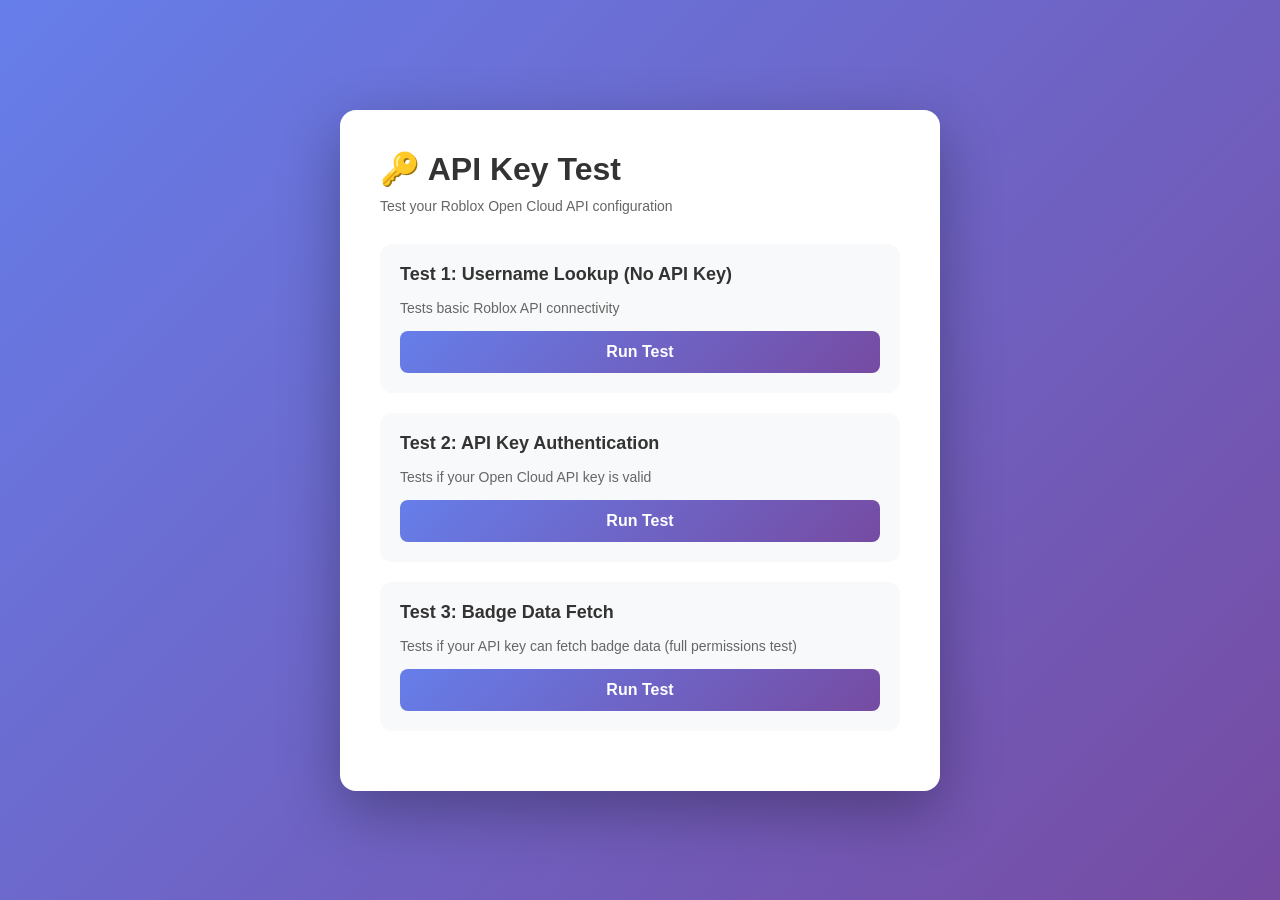
<file: test-api.html>
<!DOCTYPE html>
<html lang="en">
<head>
    <meta charset="UTF-8">
    <meta name="viewport" content="width=device-width, initial-scale=1.0">
    <title>API Key Test</title>
    <style>
        * {
            margin: 0;
            padding: 0;
            box-sizing: border-box;
        }

        body {
            font-family: 'Segoe UI', Tahoma, Geneva, Verdana, sans-serif;
            background: linear-gradient(135deg, #667eea 0%, #764ba2 100%);
            min-height: 100vh;
            display: flex;
            align-items: center;
            justify-content: center;
            padding: 20px;
        }

        .container {
            background: white;
            border-radius: 16px;
            padding: 40px;
            max-width: 600px;
            width: 100%;
            box-shadow: 0 20px 60px rgba(0,0,0,0.3);
        }

        h1 {
            color: #333;
            margin-bottom: 10px;
        }

        .subtitle {
            color: #666;
            margin-bottom: 30px;
            font-size: 14px;
        }

        .test-section {
            background: #f8f9fa;
            border-radius: 12px;
            padding: 20px;
            margin-bottom: 20px;
        }

        .test-section h2 {
            font-size: 18px;
            margin-bottom: 15px;
            color: #333;
        }

        button {
            background: linear-gradient(135deg, #667eea 0%, #764ba2 100%);
            color: white;
            border: none;
            padding: 12px 24px;
            border-radius: 8px;
            font-size: 16px;
            font-weight: 600;
            cursor: pointer;
            transition: transform 0.2s;
            width: 100%;
        }

        button:hover {
            transform: translateY(-2px);
        }

        button:disabled {
            opacity: 0.6;
            cursor: not-allowed;
        }

        .result {
            margin-top: 15px;
            padding: 15px;
            border-radius: 8px;
            font-size: 14px;
            line-height: 1.6;
            white-space: pre-wrap;
            word-wrap: break-word;
        }

        .result.success {
            background: #d4edda;
            color: #155724;
            border: 1px solid #c3e6cb;
        }

        .result.error {
            background: #f8d7da;
            color: #721c24;
            border: 1px solid #f5c6cb;
        }

        .result.info {
            background: #d1ecf1;
            color: #0c5460;
            border: 1px solid #bee5eb;
        }

        .spinner {
            border: 3px solid rgba(255,255,255,0.3);
            border-top: 3px solid white;
            border-radius: 50%;
            width: 20px;
            height: 20px;
            animation: spin 1s linear infinite;
            display: inline-block;
            margin-right: 10px;
        }

        @keyframes spin {
            0% { transform: rotate(0deg); }
            100% { transform: rotate(360deg); }
        }

        .loading {
            display: none;
            align-items: center;
            justify-content: center;
            margin-top: 15px;
            color: #666;
        }

        .loading.active {
            display: flex;
        }

        code {
            background: #333;
            color: #0f0;
            padding: 2px 6px;
            border-radius: 4px;
            font-family: 'Courier New', monospace;
            font-size: 12px;
        }
    </style>
</head>
<body>
    <div class="container">
        <h1>🔑 API Key Test</h1>
        <p class="subtitle">Test your Roblox Open Cloud API configuration</p>

        <!-- Test 1: Username Lookup -->
        <div class="test-section">
            <h2>Test 1: Username Lookup (No API Key)</h2>
            <p style="margin-bottom: 15px; color: #666; font-size: 14px;">
                Tests basic Roblox API connectivity
            </p>
            <button onclick="testUsernameLookup()">Run Test</button>
            <div class="loading" id="loading1">
                <div class="spinner"></div>
                <span>Testing...</span>
            </div>
            <div id="result1"></div>
        </div>

        <!-- Test 2: API Key Authentication -->
        <div class="test-section">
            <h2>Test 2: API Key Authentication</h2>
            <p style="margin-bottom: 15px; color: #666; font-size: 14px;">
                Tests if your Open Cloud API key is valid
            </p>
            <button onclick="testAPIKey()">Run Test</button>
            <div class="loading" id="loading2">
                <div class="spinner"></div>
                <span>Testing...</span>
            </div>
            <div id="result2"></div>
        </div>

        <!-- Test 3: Badge Fetch -->
        <div class="test-section">
            <h2>Test 3: Badge Data Fetch</h2>
            <p style="margin-bottom: 15px; color: #666; font-size: 14px;">
                Tests if your API key can fetch badge data (full permissions test)
            </p>
            <button onclick="testBadgeFetch()">Run Test</button>
            <div class="loading" id="loading3">
                <div class="spinner"></div>
                <span>Testing...</span>
            </div>
            <div id="result3"></div>
        </div>
    </div>

    <script type="module">
        // Import API key from api.js
        const API_KEY = "qcW0a5Dd+UedqgEcq357y6yVpGJ6mQSTabbvYKU/[base64]";
        const OPEN_CLOUD_BASE = "https://apis.roblox.com/cloud/v2";
        const ROBLOX_USERS_API = "https://users.roblox.com/v1";

        window.testUsernameLookup = async function() {
            const loading = document.getElementById('loading1');
            const result = document.getElementById('result1');
            const btn = event.target;

            loading.classList.add('active');
            result.innerHTML = '';
            btn.disabled = true;

            try {
                const response = await fetch(`${ROBLOX_USERS_API}/usernames/users`, {
                    method: "POST",
                    headers: {
                        "Content-Type": "application/json"
                    },
                    body: JSON.stringify({
                        usernames: ["Builderman"]
                    })
                });

                const data = await response.json();

                if (response.ok && data.data && data.data.length > 0) {
                    result.className = 'result success';
                    result.innerHTML = `✅ <strong>SUCCESS!</strong>

Basic API connectivity is working.

User found: ${data.data[0].name}
User ID: ${data.data[0].id}
Display Name: ${data.data[0].displayName}

Status: ${response.status}`;
                } else {
                    result.className = 'result error';
                    result.innerHTML = `❌ <strong>FAILED</strong>

Status: ${response.status}
Response: ${JSON.stringify(data, null, 2)}`;
                }
            } catch (err) {
                result.className = 'result error';
                result.innerHTML = `❌ <strong>ERROR</strong>

${err.message}

This might be a network issue or CORS problem.
Try running on a local web server.`;
            }

            loading.classList.remove('active');
            btn.disabled = false;
        };

        window.testAPIKey = async function() {
            const loading = document.getElementById('loading2');
            const result = document.getElementById('result2');
            const btn = event.target;

            loading.classList.add('active');
            result.innerHTML = '';
            btn.disabled = true;

            // First check if key is set
            if (API_KEY === "PUT_YOUR_NEW_API_KEY_HERE" || !API_KEY) {
                result.className = 'result error';
                result.innerHTML = `❌ <strong>NO API KEY SET</strong>

API_KEY is not configured in api.js
Please set your Roblox Open Cloud API key.`;
                loading.classList.remove('active');
                btn.disabled = false;
                return;
            }

            try {
                // Try a simple inventory request with a known user
                const response = await fetch(
                    `${OPEN_CLOUD_BASE}/users/1/inventory-items?filter=badges=true&maxPageSize=1`,
                    {
                        headers: {
                            "x-api-key": API_KEY,
                            "Accept": "application/json"
                        }
                    }
                );

                const text = await response.text();
                let data;
                try {
                    data = JSON.parse(text);
                } catch {
                    data = text;
                }

                if (response.status === 200) {
                    result.className = 'result success';
                    result.innerHTML = `✅ <strong>SUCCESS!</strong>

Your API key is valid and working!

Status: ${response.status}
Response: API key authenticated successfully`;
                } else if (response.status === 401) {
                    result.className = 'result error';
                    result.innerHTML = `❌ <strong>UNAUTHORIZED (401)</strong>

Your API key is invalid, expired, or has wrong permissions.

Possible causes:
• Invalid API key
• Expired API key  
• Wrong permissions configured
• IP restriction mismatch

Go to: https://create.roblox.com/credentials
Check your API key settings.`;
                } else if (response.status === 403) {
                    result.className = 'result info';
                    result.innerHTML = `⚠️ <strong>FORBIDDEN (403)</strong>

API key is valid, but lacks permissions or user inventory is private.

This is actually GOOD - your key authenticates!

Status: ${response.status}`;
                } else {
                    result.className = 'result error';
                    result.innerHTML = `❌ <strong>UNEXPECTED RESPONSE</strong>

Status: ${response.status}
Response: ${JSON.stringify(data, null, 2).substring(0, 500)}`;
                }
            } catch (err) {
                result.className = 'result error';
                result.innerHTML = `❌ <strong>ERROR</strong>

${err.message}

This might indicate:
• Network connectivity issue
• CORS problem (try local server)
• Firewall blocking request`;
            }

            loading.classList.remove('active');
            btn.disabled = false;
        };

        window.testBadgeFetch = async function() {
            const loading = document.getElementById('loading3');
            const result = document.getElementById('result3');
            const btn = event.target;

            loading.classList.add('active');
            result.innerHTML = '';
            btn.disabled = true;

            try {
                // First get a real user ID
                const userResponse = await fetch(`${ROBLOX_USERS_API}/usernames/users`, {
                    method: "POST",
                    headers: {
                        "Content-Type": "application/json"
                    },
                    body: JSON.stringify({
                        usernames: ["Builderman"]
                    })
                });

                const userData = await userResponse.json();
                const userId = userData.data[0].id;

                // Now try to fetch badges
                const badgeResponse = await fetch(
                    `${OPEN_CLOUD_BASE}/users/${userId}/inventory-items?filter=badges=true&maxPageSize=10`,
                    {
                        headers: {
                            "x-api-key": API_KEY,
                            "Accept": "application/json"
                        }
                    }
                );

                const text = await badgeResponse.text();
                let badgeData;
                try {
                    badgeData = JSON.parse(text);
                } catch {
                    badgeData = text;
                }

                if (badgeResponse.status === 200) {
                    const badgeCount = badgeData.inventoryItems ? badgeData.inventoryItems.length : 0;
                    result.className = 'result success';
                    result.innerHTML = `✅ <strong>FULL SUCCESS!</strong>

Your API key has ALL required permissions!

Status: ${badgeResponse.status}
Badges fetched: ${badgeCount}
User: Builderman (${userId})

🎉 Everything is working perfectly!
You can now use the main dashboard.`;
                } else if (badgeResponse.status === 403) {
                    result.className = 'result error';
                    result.innerHTML = `❌ <strong>PERMISSION DENIED (403)</strong>

Your API key is valid but lacks inventory read permissions.

Required permission: <code>user.inventory-items:read</code>

Fix this:
1. Go to: https://create.roblox.com/credentials
2. Find your API key
3. Edit permissions
4. Enable "Read User Inventory Items"
5. Save changes

OR the user's inventory is private (try different user).`;
                } else if (badgeResponse.status === 401) {
                    result.className = 'result error';
                    result.innerHTML = `❌ <strong>UNAUTHORIZED (401)</strong>

API key authentication failed.

Status: ${badgeResponse.status}
Response: ${JSON.stringify(badgeData, null, 2).substring(0, 300)}`;
                } else {
                    result.className = 'result error';
                    result.innerHTML = `❌ <strong>UNEXPECTED ERROR</strong>

Status: ${badgeResponse.status}
Response: ${JSON.stringify(badgeData, null, 2).substring(0, 500)}`;
                }
            } catch (err) {
                result.className = 'result error';
                result.innerHTML = `❌ <strong>ERROR</strong>

${err.message}

Check browser console (F12) for more details.`;
            }

            loading.classList.remove('active');
            btn.disabled = false;
        };
    </script>
</body>
</html>
</file>
